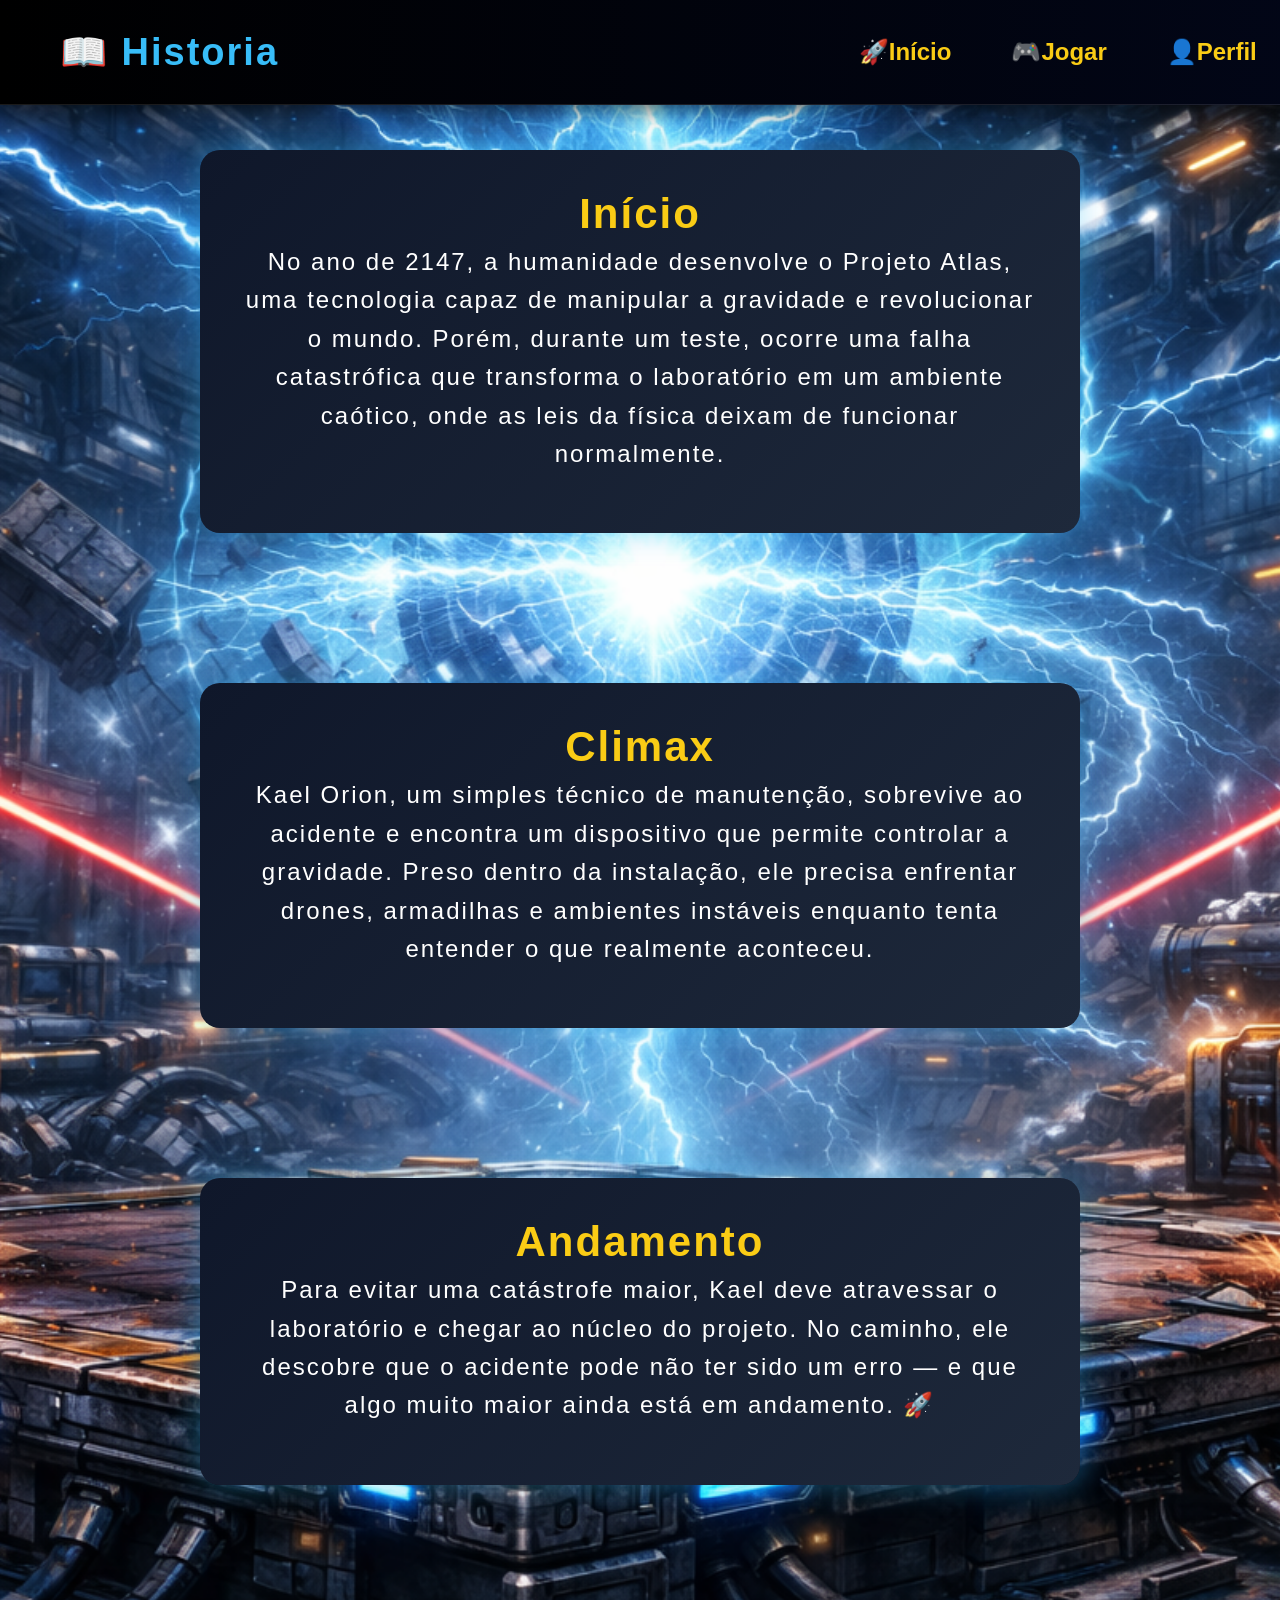
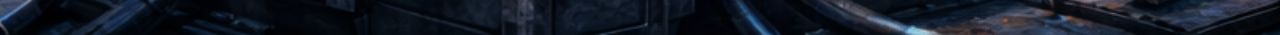
<file: historia.html>
<!DOCTYPE html>
<html lang="en">

<head>
    <meta charset="UTF-8">
    <meta name="viewport" content="width=device-width, initial-scale=1.0">
    <title>Historia Projeto Atlas</title>
    <link rel="stylesheet" href="historia.css">
</head>

<body>
    <header>
        <h1>📖 Historia</h1>
        <nav>
            <a href="index.html">🚀Início</a>
            <a href="#">🎮Jogar</a>
            <a href="perfil.html">👤Perfil</a>
        </nav>
    </header>
    
    <main>
        <div class="historia">
            <h2>Início</h2>

            <p>
                No ano de 2147, a humanidade desenvolve o Projeto Atlas, uma tecnologia capaz de manipular a gravidade e
                revolucionar o mundo. Porém, durante um teste, ocorre uma falha catastrófica que transforma o
                laboratório em um ambiente caótico, onde as leis da física deixam de funcionar normalmente. 
            </p>
        </div>
         <div class="historia">
            <h2>Climax</h2>

            <p>
                Kael Orion, um simples técnico de manutenção, sobrevive ao acidente e encontra um dispositivo que permite controlar a gravidade. Preso dentro da instalação, ele precisa enfrentar drones, armadilhas e ambientes instáveis enquanto tenta entender o que realmente aconteceu.
            </p>
        </div>
        <div class="historia">
            <h2>Andamento</h2>

            <p>
                Para evitar uma catástrofe maior, Kael deve atravessar o laboratório e chegar ao núcleo do projeto. No caminho, ele descobre que o acidente pode não ter sido um erro — e que algo muito maior ainda está em andamento. 🚀
        </div>
    </main>
</body>

</html>
</file>
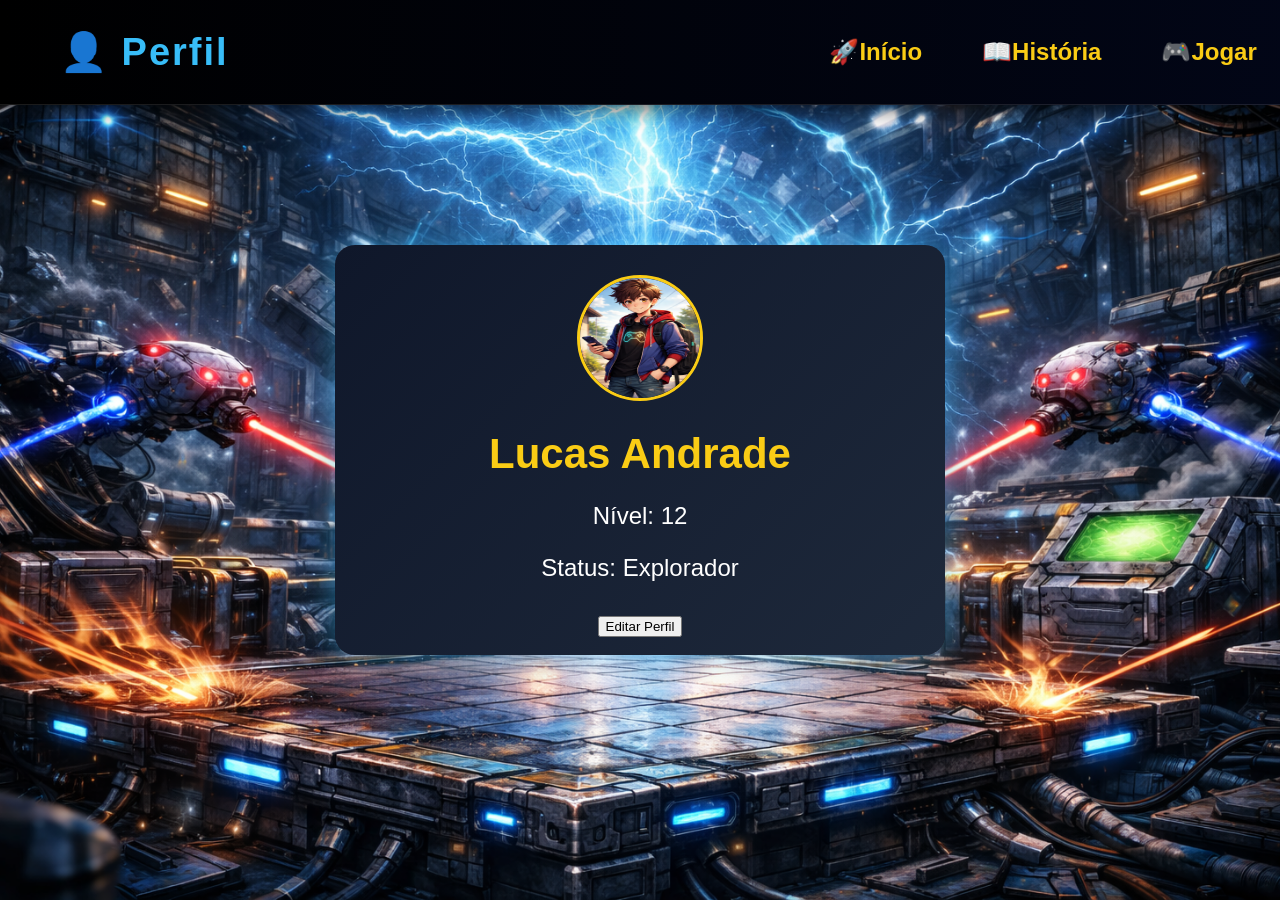
<file: perfil.html>
<!DOCTYPE html>
<html lang="pt-br">
<head>
    <meta charset="UTF-8">
    <title>Perfil</title>
    <link rel="stylesheet" href="perfil.css">
</head>
<body>

    <header>
        <h1>👤 Perfil</h1>

        <nav>

            <a href="index.html">🚀Início</a>
            <a href="historia.html">📖História</a>
            <a href="#">🎮Jogar</a>
            
        </nav>
    </header>
    <div class="perfil">

        <div class="perfil-card">
            <img src="persona.png" alt="Foto do usuário">

            <h2>Lucas Andrade</h2>

            <p>Nível: 12</p>
            <p>Status: Explorador</p>

            <button class="button">Editar Perfil</button>
        </div>

    </div>

</body>
</html>
</file>
<file: historia.css>
header {
    display: flex;
    align-items: center;
    justify-content: space-between;
    position: fixed;
    top: 0;
    position: fixed;
    top: 0;
    width: 93.5%;
    background: linear-gradient(90deg, #000, #020617);
    padding: 30px 60px;
    border-bottom: 1px solid rgba(255, 255, 255, 0.1);

    box-shadow: 0 5px 20px rgba(0, 0, 0, 0.6);
}


h1 {
    margin: 0;
    font-size: 38px;
    color: #38bdf8;
    letter-spacing: 2px;
}
h2 {
    margin: 0;
    font-size: 42px;
    color: #facc15;
    letter-spacing: 2px;
}
p {
    margin: 5px;
    letter-spacing: 2px;
}
body {
    margin: 0;
    font-family: Arial, Helvetica, sans-serif;
    background: linear-gradient(135deg, #0f172a, #1e293b);
    background-image: url("fundo.png");
    background-size: cover;        /* cobre toda a tela */
    background-position: center;
    background-repeat: no-repeat;
}
.historia {
    width: 70%;
    max-width: 800px;

    margin: 150px auto; /* centraliza */
    padding: 40px;

    background: linear-gradient(135deg, #0f172a, #1e293b);
    color: white;

    border-radius: 20px;

    box-shadow: 0 0 30px rgba(56, 189, 248, 0.4);
    text-align: center;
}
.historia p {
    font-size: 24px;
    line-height: 1.6;
    color: #ffffff;
    margin-bottom: 20px;
}
nav {
    display: flex;
    gap: 60px;
    margin-right:33.3 ;
}

nav a {
    text-decoration: none;
    color: #9ca3af;
    font-weight: 600;
    font-size: 24px;
    position: relative;
    transition: 0.3s;
     color: #facc15;
}
nav a::after {
    content: "";
    position: absolute;
    width: 0%;
    height: 2px;
    bottom: -5px;
    left: 0;
    background: #38bdf8;
    transition: 0.3s;
}
nav a:hover::after {
    width: 100%;
}
nav a:hover {
    color: #38bdf8;
}
</file>
<file: perfil.css>
header {
    display: flex;
    align-items: center;
    justify-content: space-between;
    position: fixed;
    top: 0;
    position: fixed;
    top: 0;
    width: 93.5%;
    background: linear-gradient(90deg, #000, #020617);
    padding: 30px 60px;
    border-bottom: 1px solid rgba(255, 255, 255, 0.1);

    box-shadow: 0 5px 20px rgba(0, 0, 0, 0.6);
}

body {
    font-family: Arial, Helvetica, sans-serif;
    margin: 0;
    background-image: url("fundo.png");
    background-size: cover;
    /* cobre toda a tela */
    background-position: center;
    background-repeat: no-repeat;
}

h1 {
    margin: 0;
    font-size: 38px;
    color: #38bdf8;
    letter-spacing: 2px;
}

/* MENU */
nav {
    display: flex;
    gap: 60px;
    margin-right: 33.3;
}

nav a {
    text-decoration: none;
    color: #9ca3af;
    font-weight: 600;
    font-size: 24px;
    position: relative;
    transition: 0.3s;
}

/* linha animada */
nav a::after {
    content: "";
    position: absolute;
    width: 0%;
    height: 2px;
    bottom: -5px;
    left: 0;
    background: #38bdf8;
    transition: 0.3s;
}

nav a:hover::after {
    width: 100%;
}

/* gameplay destacado */
nav a {
    color: #facc15;
}

nav a:hover {
    color: #38bdf8;
}


/* AREA PERFIL */
.perfil {
    display: flex;
    justify-content: center;
    align-items: center;

    height: 100vh;
}

/* CARD */
.perfil-card {
    width: 550px;
    height: 350px;
    padding: 30px;

    text-align: center;

    background: linear-gradient(135deg, #0f172a, #1e293b);
    color: white;

    border-radius: 20px;
    box-shadow: 0 0 30px rgba(56, 189, 248, 0.5);
}

/* IMAGEM */
.perfil-card img {
    width: 120px;
    height: 120px;

    border-radius: 50%;
    margin-bottom: 15px;

    border: 3px solid #facc15;
}

/* NOME */
.perfil-card h2 {
    color: #facc15;
    margin: 10px;
    font-size: 42px;
}

/* TEXTO */
.perfil-card p {
    font-size: 24px;
    color: #ffffff;
}

/* BOTÃO */
.button {
    margin-top: 10px;
}
</file>
